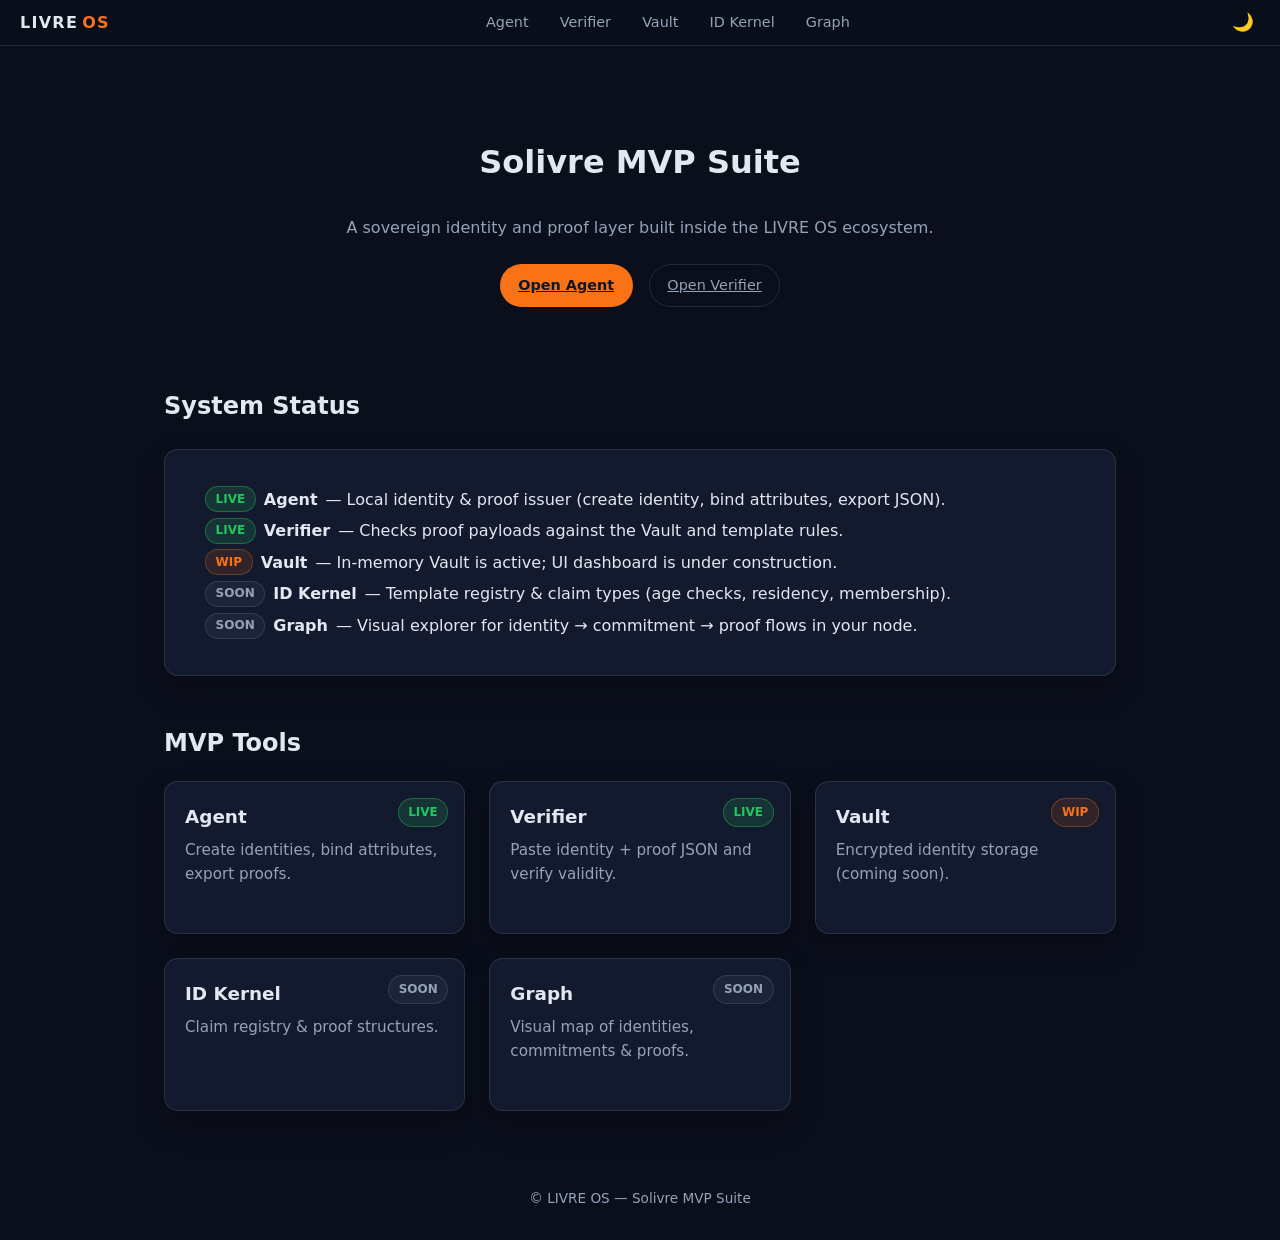
<file: index.html>
<!DOCTYPE html>
<html lang="en">
<head>
  <meta charset="UTF-8" />
  <title>Solivre MVP Suite — LIVRE OS</title>
  <meta name="viewport" content="width=device-width, initial-scale=1" />
  <link rel="stylesheet" href="assets/css/styles.css" />
  <link rel="stylesheet" href="assets/css/ui.css" />
  <link rel="icon" type="image/png" href="./assets/favicon.webp" />

  
  <script defer src="assets/js/theme.js"></script>
</head>

<body class="dark">
  <!-- Navigation -->
  <header class="top-nav">
    <a class="logo" href="index.html">LIVRE<span>OS</span></a>

    <nav class="nav-links">
      <a href="agent.html">Agent</a>
      <a href="verifier.html">Verifier</a>
      <a href="vault.html">Vault</a>
      <a href="kernel.html">ID Kernel</a>
      <a href="graph.html">Graph</a>
    </nav>

    <button id="theme-toggle" class="theme-toggle">🌙</button>
  </header>

  <!-- Hero -->
  <section class="hero">
    <h1>Solivre MVP Suite</h1>
    <p class="subtitle">
      A sovereign identity and proof layer built inside the LIVRE OS ecosystem.
    </p>

    <div class="hero-actions">
      <a class="btn primary" href="agent.html">Open Agent</a>
      <a class="btn ghost" href="verifier.html">Open Verifier</a>
    </div>
  </section>

  <!-- System Status -->
  <section class="section">
    <h2>System Status</h2>

    <section class="card status-card">
      <ul class="card-list status-list">
        <li>
          <span class="status-pill live">LIVE</span>
          <strong>Agent</strong> — Local identity &amp; proof issuer (create identity, bind attributes, export JSON).
        </li>
        <li>
          <span class="status-pill live">LIVE</span>
          <strong>Verifier</strong> — Checks proof payloads against the Vault and template rules.
        </li>
        <li>
          <span class="status-pill wip">WIP</span>
          <strong>Vault</strong> — In-memory Vault is active; UI dashboard is under construction.
        </li>
        <li>
          <span class="status-pill soon">SOON</span>
          <strong>ID Kernel</strong> — Template registry &amp; claim types (age checks, residency, membership).
        </li>
        <li>
          <span class="status-pill soon">SOON</span>
          <strong>Graph</strong> — Visual explorer for identity → commitment → proof flows in your node.
        </li>
      </ul>
    </section>
  </section>

  <!-- MVP Grid -->
  <section class="section">
    <h2>MVP Tools</h2>

    <div class="mvp-grid">
      <a class="mvp-card" href="agent.html">
        <h3>Agent</h3>
        <p>Create identities, bind attributes, export proofs.</p>
        <span class="tag live">LIVE</span>
      </a>

      <a class="mvp-card" href="verifier.html">
        <h3>Verifier</h3>
        <p>Paste identity + proof JSON and verify validity.</p>
        <span class="tag live">LIVE</span>
      </a>

      <a class="mvp-card" href="vault.html">
        <h3>Vault</h3>
        <p>Encrypted identity storage (coming soon).</p>
        <span class="tag wip">WIP</span>
      </a>

      <a class="mvp-card" href="kernel.html">
        <h3>ID Kernel</h3>
        <p>Claim registry &amp; proof structures.</p>
        <span class="tag soon">SOON</span>
      </a>

      <a class="mvp-card" href="graph.html">
        <h3>Graph</h3>
        <p>Visual map of identities, commitments &amp; proofs.</p>
        <span class="tag soon">SOON</span>
      </a>
    </div>
  </section>

  <footer>
    <p>© LIVRE OS — Solivre MVP Suite</p>
  </footer>
</body>
</html>
</file>
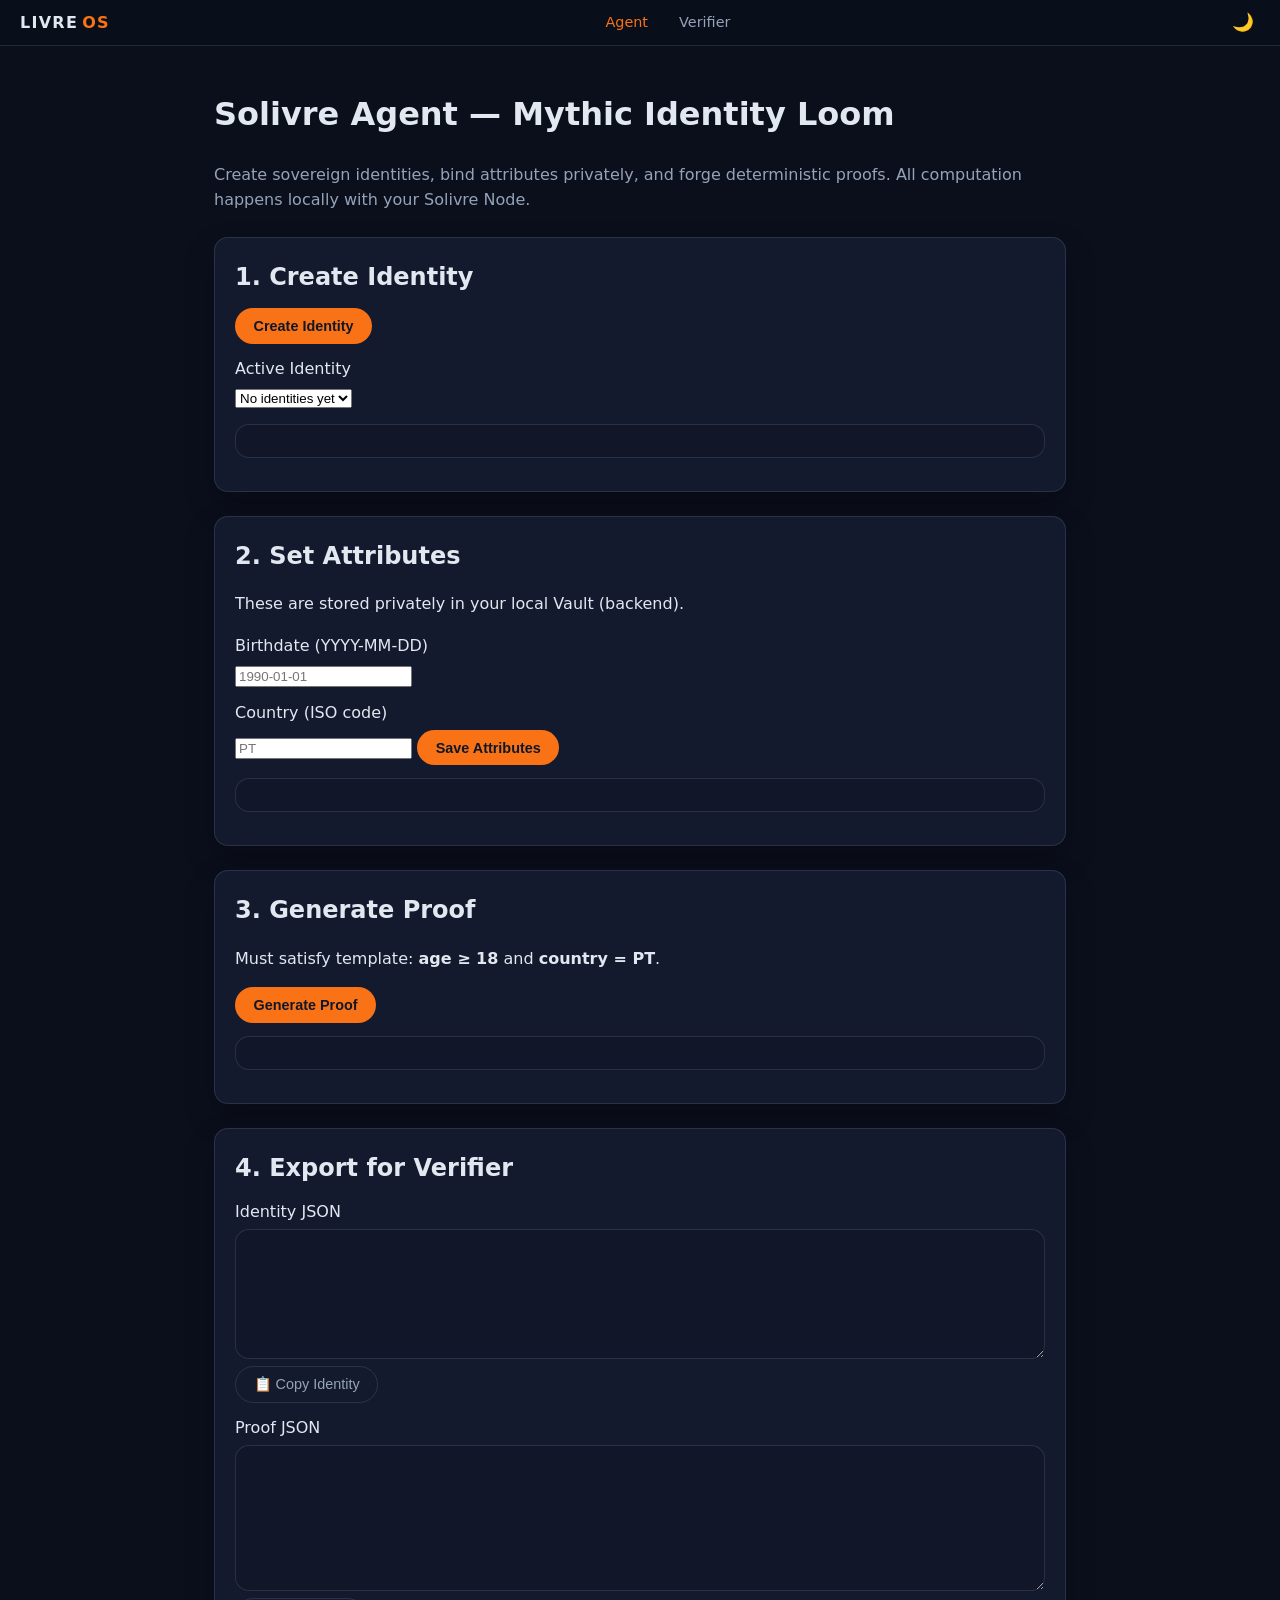
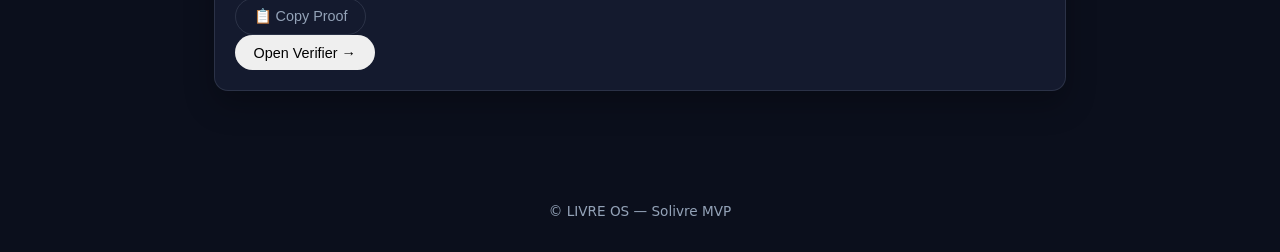
<file: agent.html>
<!DOCTYPE html>
<html lang="en">
<head>
  <meta charset="UTF-8" />
  <title>Solivre Agent — LIVRE OS MVP</title>
  <meta name="viewport" content="width=device-width, initial-scale=1" />
  <link rel="stylesheet" href="assets/css/styles.css" />
  <script defer src="assets/js/theme.js"></script>
  <script defer src="assets/js/agent.js"></script>
  <link rel="icon" type="image/png" href="./assets/favicon.webp" />
</head>

<body class="dark">
  <!-- Navigation -->
  <header class="top-nav">
    <a class="logo" href="index.html">LIVRE<span>OS</span></a>

    <nav class="nav-links">
      <a href="agent.html" class="active">Agent</a>
      <a href="verifier.html">Verifier</a>
    </nav>

    <button id="theme-toggle" class="theme-toggle">🌙</button>
  </header>

  <main class="container">
    <h1>Solivre Agent — Mythic Identity Loom</h1>
    <p class="intro">
      Create sovereign identities, bind attributes privately, and forge deterministic proofs.
      All computation happens locally with your Solivre Node.
    </p>

    <!-- Create Identity -->
    <section class="card">
      <h2>1. Create Identity</h2>

      <button id="btn-create-identity" class="btn primary">Create Identity</button>

      <label for="identity-select">Active Identity</label>
      <select id="identity-select">
        <option value="">No identities yet</option>
      </select>

      <div id="identity-status" class="status"></div>
      <pre id="identity-output" class="json-box"></pre>
    </section>

    <!-- Attributes -->
    <section class="card">
      <h2>2. Set Attributes</h2>
      <p class="hint">These are stored privately in your local Vault (backend).</p>

      <label for="birthdate">Birthdate (YYYY-MM-DD)</label>
      <input id="birthdate" type="text" placeholder="1990-01-01" />

      <label for="country">Country (ISO code)</label>
      <input id="country" type="text" placeholder="PT" />

      <button id="btn-save-attrs" class="btn primary" disabled>Save Attributes</button>
      

      <div id="attrs-status" class="status"></div>
      <pre id="attrs-output" class="json-box"></pre>
    </section>

    <!-- Proof -->
    <section class="card">
      <h2>3. Generate Proof</h2>
      <p class="hint">
        Must satisfy template: <strong>age ≥ 18</strong> and <strong>country = PT</strong>.
      </p>

      <button id="btn-generate-proof" class="btn primary" disabled>Generate Proof</button>

      <div id="proof-status" class="status"></div>
      <pre id="proof-output" class="json-box"></pre>
    </section>

    <!-- Export -->
    <section class="card">
      <h2>4. Export for Verifier</h2>

      <label>Identity JSON</label>
      <textarea id="identity-export" class="json-area" rows="6" readonly></textarea>

      <div class="export-buttons">
        <button id="btn-copy-identity" class="btn ghost" disabled>📋 Copy Identity</button>
      </div>

      <label>Proof JSON</label>
      <textarea id="proof-export" class="json-area" rows="8" readonly></textarea>

      <div class="export-buttons">
        <button id="btn-copy-proof" class="btn ghost" disabled>📋 Copy Proof</button>
      </div>

      <button id="btn-open-verifier" class="btn secondary">Open Verifier →</button>
    </section>
  </main>

  <footer>
    <p>© LIVRE OS — Solivre MVP</p>
  </footer>

   <!-- footer / last sections ... -->
</body>
</html>
</file>
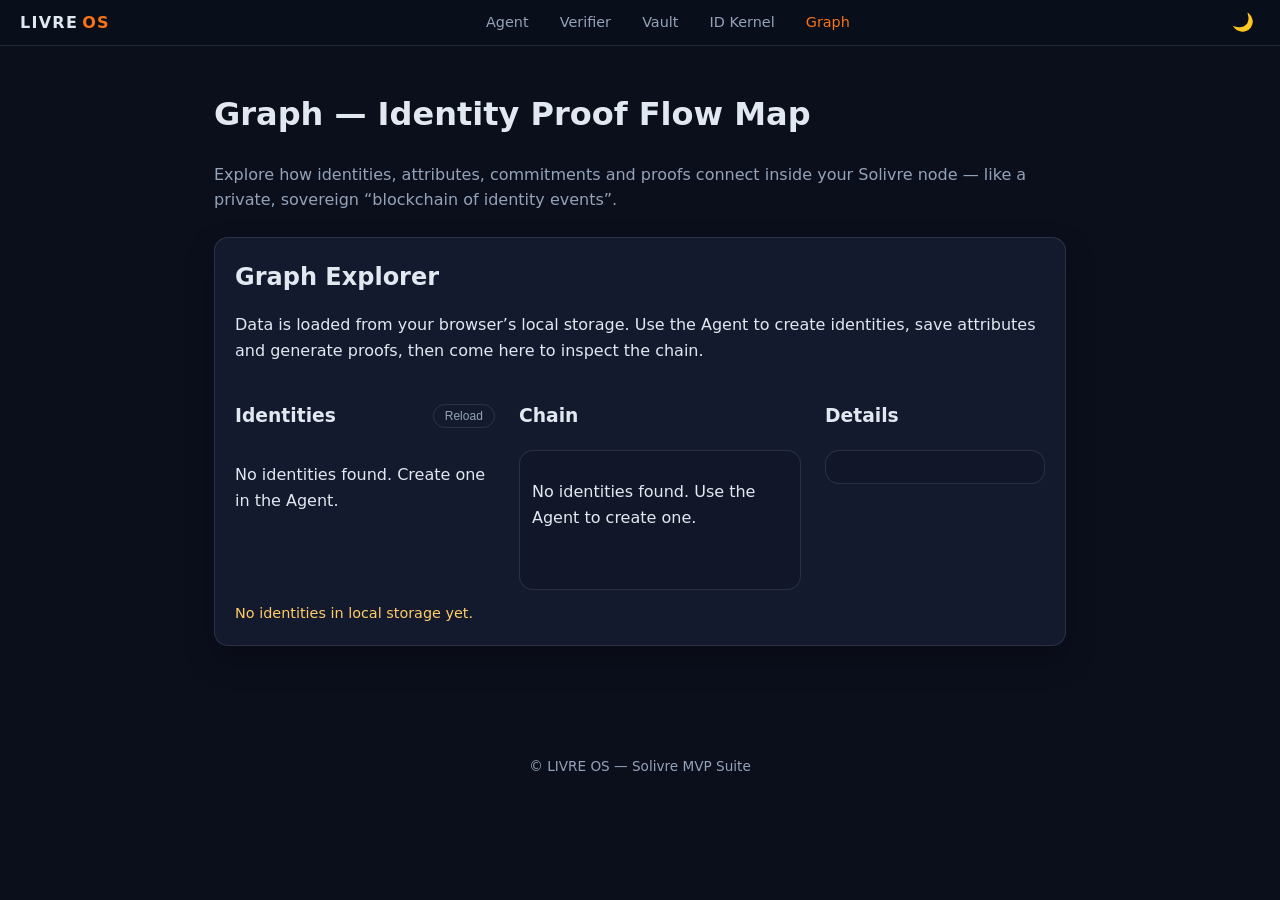
<file: graph.html>
<!DOCTYPE html>
<html lang="en">
<head>
  <meta charset="UTF-8" />
  <title>Graph — Solivre MVP Suite</title>
  <meta name="viewport" content="width=device-width, initial-scale=1" />
  <link rel="stylesheet" href="assets/css/styles.css" />
  <link rel="stylesheet" href="assets/css/ui.css" />
  <script defer src="assets/js/theme.js"></script>
  <script defer src="assets/js/graph.js"></script>
  <link rel="icon" type="image/png" href="./assets/favicon.webp" />
</head>

<body class="dark">
  <!-- Navigation -->
  <header class="top-nav">
    <a class="logo" href="index.html">LIVRE<span>OS</span></a>

    <nav class="nav-links">
      <a href="agent.html">Agent</a>
      <a href="verifier.html">Verifier</a>
      <a href="vault.html">Vault</a>
      <a href="kernel.html">ID Kernel</a>
      <a href="graph.html" class="active">Graph</a>
    </nav>

    <button id="theme-toggle" class="theme-toggle">🌙</button>
  </header>

  <main class="container">
    <h1>Graph — Identity Proof Flow Map</h1>
    <p class="intro">
      Explore how identities, attributes, commitments and proofs connect inside your Solivre node —
      like a private, sovereign “blockchain of identity events”.
    </p>

    <section class="card">
      <h2>Graph Explorer</h2>
      <p class="hint">
        Data is loaded from your browser’s local storage. Use the Agent to create identities, save
        attributes and generate proofs, then come here to inspect the chain.
      </p>

      <div class="graph-layout">
        <!-- LEFT: Identity list -->
        <div>
          <div class="graph-header-row">
            <h3>Identities</h3>
            <button id="btn-reload-graph" class="btn ghost btn-xs">Reload</button>
          </div>
          <ul id="identity-list" class="identity-list"></ul>
        </div>

        <!-- CENTER: Chain view -->
        <div>
          <h3>Chain</h3>
          <div id="chain-view" class="chain-view">
            <p class="hint">Select an identity on the left to see its chain.</p>
          </div>
        </div>

        <!-- RIGHT: Details -->
        <div>
          <h3>Details</h3>
          <pre id="details-box" class="json-box"></pre>
        </div>
      </div>

      <div id="graph-status" class="status"></div>
    </section>
  </main>

  <footer>
    <p>© LIVRE OS — Solivre MVP Suite</p>
  </footer>
</body>
</html>
</file>
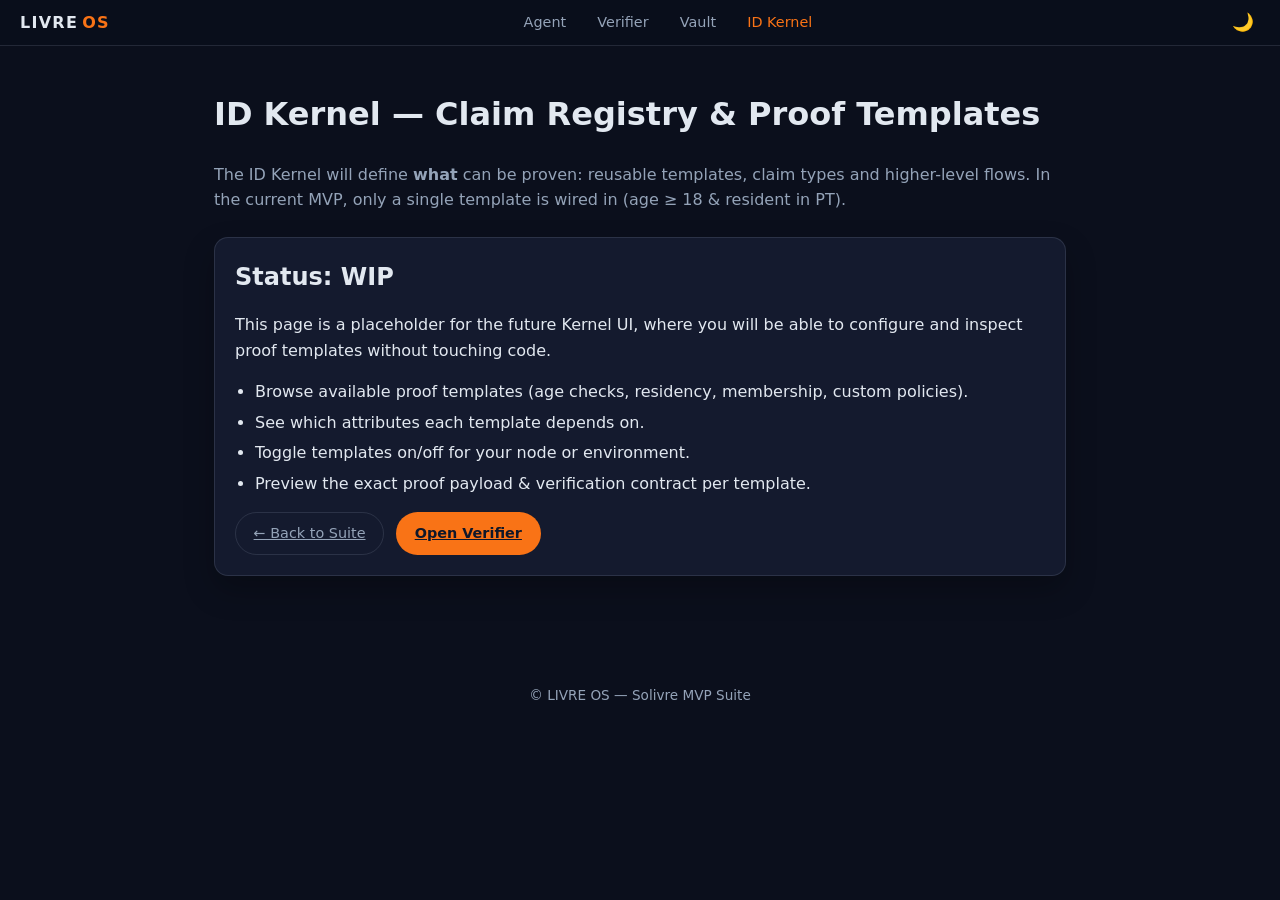
<file: kernel.html>
<!DOCTYPE html>
<html lang="en">
<head>
  <meta charset="UTF-8" />
  <title>ID Kernel — Solivre MVP Suite</title>
  <meta name="viewport" content="width=device-width, initial-scale=1" />
  <link rel="stylesheet" href="assets/css/styles.css" />
  <link rel="stylesheet" href="assets/css/ui.css" />
  <script defer src="assets/js/theme.js"></script>
  <link rel="icon" type="image/png" href="./assets/favicon.webp" />
</head>

<body class="dark">
  <!-- Navigation -->
  <header class="top-nav">
    <a class="logo" href="index.html">LIVRE<span>OS</span></a>

    <nav class="nav-links">
      <a href="agent.html">Agent</a>
      <a href="verifier.html">Verifier</a>
      <a href="vault.html">Vault</a>
      <a href="kernel.html" class="active">ID Kernel</a>
    </nav>

    <button id="theme-toggle" class="theme-toggle">🌙</button>
  </header>

  <main class="container">
    <h1>ID Kernel — Claim Registry & Proof Templates</h1>
    <p class="intro">
      The ID Kernel will define <strong>what</strong> can be proven: reusable templates, claim types and
      higher-level flows. In the current MVP, only a single template is wired in (age ≥ 18 &amp; resident in PT).
    </p>

    <section class="card">
      <h2>Status: WIP</h2>
      <p class="hint">
        This page is a placeholder for the future Kernel UI, where you will be able to configure and inspect
        proof templates without touching code.
      </p>

      <ul class="card-list">
        <li>Browse available proof templates (age checks, residency, membership, custom policies).</li>
        <li>See which attributes each template depends on.</li>
        <li>Toggle templates on/off for your node or environment.</li>
        <li>Preview the exact proof payload &amp; verification contract per template.</li>
      </ul>

      <div class="action-row">
        <a href="index.html" class="btn ghost">← Back to Suite</a>
        <a href="verifier.html" class="btn primary">Open Verifier</a>
      </div>
    </section>
  </main>

  <footer>
    <p>© LIVRE OS — Solivre MVP Suite</p>
  </footer>
</body>
</html>
</file>
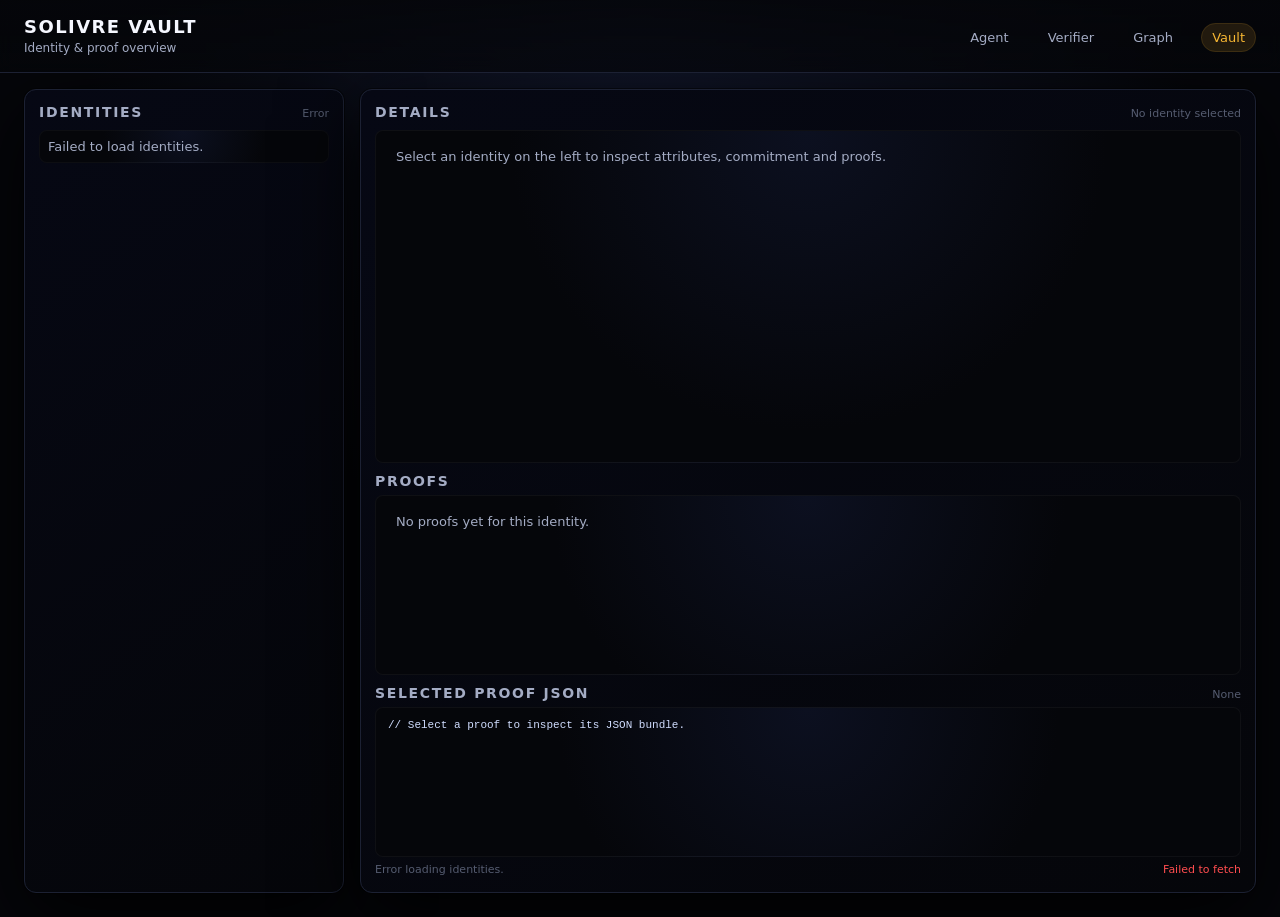
<file: vault.html>
<!DOCTYPE html>
<html lang="en">
  <head>
    <meta charset="UTF-8" />
    <title>SOLIVRE – Vault</title>
    <meta name="viewport" content="width=device-width, initial-scale=1.0" />
    <link rel="icon" type="image/png" href="./assets/favicon.webp" />

    <style>
      :root {
        --bg: #05060a;
        --bg-alt: #0c0f18;
        --border: #1c2133;
        --accent: #f7b733;
        --accent-soft: rgba(247, 183, 51, 0.12);
        --text: #f5f7ff;
        --text-soft: #a4acc4;
        --danger: #ff4d4f;
        --muted: #555c70;
        --radius-lg: 12px;
        --radius-md: 8px;
      }

      * {
        box-sizing: border-box;
      }

      body {
        margin: 0;
        padding: 0;
        font-family: system-ui, -apple-system, BlinkMacSystemFont, "Segoe UI",
          sans-serif;
        background: radial-gradient(circle at top, #11162a, #05060a 50%);
        color: var(--text);
        min-height: 100vh;
        display: flex;
        flex-direction: column;
      }

      header {
        padding: 16px 24px;
        border-bottom: 1px solid var(--border);
        display: flex;
        align-items: center;
        justify-content: space-between;
        backdrop-filter: blur(8px);
        background: linear-gradient(
          to bottom,
          rgba(5, 6, 10, 0.9),
          rgba(5, 6, 10, 0.7)
        );
        position: sticky;
        top: 0;
        z-index: 10;
      }

      header h1 {
        margin: 0;
        font-size: 18px;
        letter-spacing: 0.08em;
        text-transform: uppercase;
      }

      header span {
        font-size: 12px;
        color: var(--text-soft);
      }

      .nav-links a {
        color: var(--text-soft);
        text-decoration: none;
        font-size: 13px;
        margin-left: 12px;
        padding: 6px 10px;
        border-radius: 999px;
        border: 1px solid transparent;
      }

      .nav-links a:hover {
        border-color: var(--border);
        color: var(--text);
      }

      .nav-links a.primary {
        border-color: var(--accent-soft);
        background: var(--accent-soft);
        color: var(--accent);
      }

      main {
        flex: 1;
        padding: 16px 24px 24px;
        display: flex;
        flex-direction: column;
      }

      .vault-layout {
        display: grid;
        grid-template-columns: minmax(240px, 320px) minmax(0, 1fr);
        gap: 16px;
        height: calc(100vh - 96px);
        max-height: 900px;
      }

      .card {
        background: linear-gradient(145deg, #060814, #05060a);
        border-radius: var(--radius-lg);
        border: 1px solid var(--border);
        padding: 14px 14px 16px;
        box-shadow: 0 0 0 1px rgba(0, 0, 0, 0.5),
          0 24px 80px rgba(0, 0, 0, 0.9);
        display: flex;
        flex-direction: column;
        min-height: 0;
      }

      .card-header {
        display: flex;
        justify-content: space-between;
        align-items: baseline;
        margin-bottom: 10px;
      }

      .card-header h2 {
        margin: 0;
        font-size: 14px;
        text-transform: uppercase;
        letter-spacing: 0.12em;
        color: var(--text-soft);
      }

      .card-header span {
        font-size: 11px;
        color: var(--muted);
      }

      .identity-list {
        list-style: none;
        margin: 0;
        padding: 0;
        overflow-y: auto;
        border-radius: var(--radius-md);
        border: 1px solid rgba(255, 255, 255, 0.03);
        background: radial-gradient(circle at top, #0c1020, #05060a 55%);
      }

      .identity-item {
        padding: 10px 12px;
        border-bottom: 1px solid rgba(255, 255, 255, 0.03);
        cursor: pointer;
        display: flex;
        flex-direction: column;
      }

      .identity-item:last-child {
        border-bottom: none;
      }

      .identity-item:hover {
        background: rgba(255, 255, 255, 0.03);
      }

      .identity-item.active {
        background: var(--accent-soft);
        border-left: 2px solid var(--accent);
      }

      .identity-id {
        font-family: "JetBrains Mono", ui-monospace, SFMono-Regular, Menlo,
          Monaco, Consolas, "Liberation Mono", "Courier New", monospace;
        font-size: 11px;
        word-break: break-all;
      }

      .identity-meta {
        margin-top: 4px;
        font-size: 11px;
        color: var(--text-soft);
      }

      .empty-state {
        font-size: 13px;
        color: var(--text-soft);
        padding: 8px;
      }

      .details-scroller {
        flex: 1;
        min-height: 0;
        overflow-y: auto;
        border-radius: var(--radius-md);
        border: 1px solid rgba(255, 255, 255, 0.04);
        background: radial-gradient(circle at top, #0c1020, #05060a 55%);
        padding: 10px 12px;
        font-size: 12px;
      }

      pre {
        margin: 0;
        white-space: pre-wrap;
        word-break: break-word;
        font-family: "JetBrains Mono", ui-monospace, SFMono-Regular, Menlo,
          Monaco, Consolas, "Liberation Mono", "Courier New", monospace;
        font-size: 11px;
        line-height: 1.4;
        color: #d0ddff;
      }

      table {
        width: 100%;
        border-collapse: collapse;
        font-size: 12px;
      }

      th,
      td {
        padding: 6px 6px;
        border-bottom: 1px solid rgba(255, 255, 255, 0.04);
        text-align: left;
      }

      th {
        font-size: 11px;
        text-transform: uppercase;
        letter-spacing: 0.11em;
        color: var(--muted);
      }

      tr:last-child td {
        border-bottom: none;
      }

      .tag {
        display: inline-flex;
        align-items: center;
        padding: 2px 6px;
        border-radius: 999px;
        border: 1px solid rgba(255, 255, 255, 0.14);
        font-size: 10px;
        text-transform: uppercase;
        letter-spacing: 0.11em;
        color: var(--text-soft);
      }

      .tag.green {
        border-color: rgba(72, 199, 116, 0.6);
        color: #7ee6a5;
      }

      .tag.red {
        border-color: rgba(255, 77, 79, 0.7);
        color: #ff9a9c;
      }

      .actions {
        display: flex;
        gap: 6px;
        flex-wrap: wrap;
      }

      button {
        border: 1px solid var(--border);
        border-radius: 999px;
        background: #070915;
        color: var(--text-soft);
        font-size: 11px;
        padding: 4px 9px;
        cursor: pointer;
      }

      button.primary {
        border-color: var(--accent-soft);
        background: var(--accent-soft);
        color: var(--accent);
      }

      button:hover {
        border-color: rgba(255, 255, 255, 0.18);
      }

      .status-bar {
        margin-top: 6px;
        font-size: 11px;
        color: var(--muted);
        display: flex;
        justify-content: space-between;
        gap: 8px;
      }

      .status-bar span {
        white-space: nowrap;
        overflow: hidden;
        text-overflow: ellipsis;
      }

      .status-bar .error {
        color: var(--danger);
      }

      @media (max-width: 900px) {
        .vault-layout {
          grid-template-columns: 1fr;
          height: auto;
        }
      }
    </style>
  </head>
  <body>
    <header>
      <div>
        <h1>SOLIVRE VAULT</h1>
        <span>Identity &amp; proof overview</span>
      </div>
      <nav class="nav-links">
        <a href="agent.html">Agent</a>
        <a href="verifier.html">Verifier</a>
        <a href="graph.html">Graph</a>
        <a href="vault.html" class="primary">Vault</a>
      </nav>
    </header>

    <main>
      <div class="vault-layout">
        <!-- LEFT: IDENTITIES -->
        <section class="card">
          <div class="card-header">
            <h2>Identities</h2>
            <span id="identities-count">Loading…</span>
          </div>
          <ul id="identity-list" class="identity-list">
            <li class="empty-state">Loading identities from node…</li>
          </ul>
        </section>

        <!-- RIGHT: DETAILS & PROOFS -->
        <section class="card">
          <div class="card-header">
            <h2>Details</h2>
            <span id="selected-identity-label">No identity selected</span>
          </div>

          <div class="details-scroller" id="identity-details">
            <div class="empty-state">
              Select an identity on the left to inspect attributes, commitment
              and proofs.
            </div>
          </div>

          <div style="margin-top: 10px;">
            <div class="card-header" style="padding: 0; margin-bottom: 6px;">
              <h2>Proofs</h2>
              <span id="proofs-count"></span>
            </div>
            <div class="details-scroller" style="height: 180px;">
              <div id="proofs-empty" class="empty-state">
                No proofs yet for this identity.
              </div>
              <table id="proofs-table" style="display: none;">
                <thead>
                  <tr>
                    <th>Template</th>
                    <th>Issued at</th>
                    <th>Proof</th>
                    <th>Actions</th>
                  </tr>
                </thead>
                <tbody id="proofs-body"></tbody>
              </table>
            </div>
          </div>

          <div style="margin-top: 10px;">
            <div class="card-header" style="padding: 0; margin-bottom: 6px;">
              <h2>Selected Proof JSON</h2>
              <span id="selected-proof-label">None</span>
            </div>
            <div class="details-scroller" style="height: 150px;">
              <pre id="selected-proof-json">// Select a proof to inspect its JSON bundle.</pre>
            </div>
          </div>

          <div class="status-bar">
            <span id="vault-status">Ready.</span>
            <span id="vault-error" class="error"></span>
          </div>
        </section>
      </div>
    </main>

<script>
  // Change this if your backend runs elsewhere in prod
  const API_BASE_URL = "http://localhost:4000";

  const identityListEl = document.getElementById("identity-list");
  const identitiesCountEl = document.getElementById("identities-count");
  const selectedIdentityLabelEl = document.getElementById(
    "selected-identity-label"
  );
  const identityDetailsEl = document.getElementById("identity-details");
  const proofsCountEl = document.getElementById("proofs-count");
  const proofsEmptyEl = document.getElementById("proofs-empty");
  const proofsTableEl = document.getElementById("proofs-table");
  const proofsBodyEl = document.getElementById("proofs-body");
  const selectedProofLabelEl = document.getElementById("selected-proof-label");
  const selectedProofJsonEl = document.getElementById("selected-proof-json");
  const vaultStatusEl = document.getElementById("vault-status");
  const vaultErrorEl = document.getElementById("vault-error");

  let currentIdentityId = null;

  function setStatus(msg) {
    if (vaultStatusEl) vaultStatusEl.textContent = msg;
  }

  function setError(msg) {
    if (vaultErrorEl) vaultErrorEl.textContent = msg || "";
  }

  async function fetchJSON(path) {
    const url = API_BASE_URL + path;
    const res = await fetch(url);
    if (!res.ok) {
      const text = await res.text().catch(() => "");
      throw new Error(
        `HTTP ${res.status} for ${path}${
          text ? " – " + text.slice(0, 120) : ""
        }`
      );
    }
    return res.json();
  }

  async function loadIdentities() {
    setStatus("Loading identities…");
    setError("");

    identityListEl.innerHTML =
      '<li class="empty-state">Loading identities…</li>';

    try {
      const identities = await fetchJSON("/identities");

      if (!Array.isArray(identities) || identities.length === 0) {
        identityListEl.innerHTML =
          '<li class="empty-state">No identities found in this node.</li>';
        identitiesCountEl.textContent = "0 identities";
        return;
      }

      identitiesCountEl.textContent = `${identities.length} identit${
        identities.length === 1 ? "y" : "ies"
      }`;

      identityListEl.innerHTML = "";

      identities.forEach((identity) => {
        const li = document.createElement("li");
        li.className = "identity-item";
        li.dataset.identityId = identity.id;

        const idSpan = document.createElement("span");
        idSpan.className = "identity-id";
        idSpan.textContent = identity.id;

        const metaSpan = document.createElement("span");
        metaSpan.className = "identity-meta";
        metaSpan.textContent = identity.createdAt
          ? `created: ${identity.createdAt}`
          : "created: (unknown)";

        li.appendChild(idSpan);
        li.appendChild(metaSpan);

        li.addEventListener("click", () =>
          onIdentitySelected(identity.id, li)
        );

        identityListEl.appendChild(li);
      });

      setStatus("Identities loaded.");
    } catch (err) {
      console.error(err);
      identityListEl.innerHTML =
        '<li class="empty-state">Failed to load identities.</li>';
      identitiesCountEl.textContent = "Error";
      setStatus("Error loading identities.");
      setError(err.message || String(err));
    }
  }

  async function onIdentitySelected(identityId, listItemEl) {
    currentIdentityId = identityId;

    // highlight selection
    document
      .querySelectorAll(".identity-item")
      .forEach((el) => el.classList.remove("active"));
    if (listItemEl) listItemEl.classList.add("active");

    selectedIdentityLabelEl.textContent = identityId;
    setStatus("Loading identity details…");
    setError("");

    identityDetailsEl.innerHTML =
      '<div class="empty-state">Loading…</div>';
    proofsEmptyEl.style.display = "block";
    proofsTableEl.style.display = "none";
    proofsBodyEl.innerHTML = "";
    proofsCountEl.textContent = "";
    selectedProofLabelEl.textContent = "None";
    selectedProofJsonEl.textContent =
      "// Select a proof to inspect its JSON bundle.";

    try {
      const [identity, proofs] = await Promise.all([
        fetchJSON(`/identities/${encodeURIComponent(identityId)}`),
        fetchJSON(
          `/identities/${encodeURIComponent(identityId)}/proofs`
        ),
      ]);

      // render identity JSON
      identityDetailsEl.innerHTML = "";
      const pre = document.createElement("pre");
      pre.textContent = JSON.stringify(identity, null, 2);
      identityDetailsEl.appendChild(pre);

      // render proofs
      if (Array.isArray(proofs) && proofs.length > 0) {
        proofsEmptyEl.style.display = "none";
        proofsTableEl.style.display = "table";
        proofsBodyEl.innerHTML = "";

        proofs.forEach((proof) => {
          const tr = document.createElement("tr");

          const tdTemplate = document.createElement("td");
          tdTemplate.textContent = proof.templateId || "(template)";
          tr.appendChild(tdTemplate);

          const tdIssued = document.createElement("td");
          tdIssued.textContent = proof.issuedAt || "";
          tr.appendChild(tdIssued);

          const tdHash = document.createElement("td");
          const hashSpan = document.createElement("span");
          hashSpan.className = "identity-id";
          hashSpan.textContent =
            (proof.proofHash ? proof.proofHash.slice(0, 12) : "") +
              "…" || "(none)";
          tdHash.appendChild(hashSpan);
          tr.appendChild(tdHash);

          const tdActions = document.createElement("td");
          const actionsDiv = document.createElement("div");
          actionsDiv.className = "actions";

          const viewBtn = document.createElement("button");
          viewBtn.textContent = "View JSON";
          viewBtn.addEventListener("click", () =>
            onProofSelected(proof)
          );
          actionsDiv.appendChild(viewBtn);

          const copyBtn = document.createElement("button");
          copyBtn.textContent = "Copy";
          copyBtn.addEventListener("click", () =>
            copyProofToClipboard(proof)
          );
          actionsDiv.appendChild(copyBtn);

          const downloadBtn = document.createElement("button");
          downloadBtn.textContent = "Download";
          downloadBtn.addEventListener("click", () =>
            downloadProof(proof)
          );
          actionsDiv.appendChild(downloadBtn);

          const openBtn = document.createElement("button");
          openBtn.textContent = "Open in Verifier";
          openBtn.addEventListener("click", () =>
            openInVerifier(proof)
          );
          actionsDiv.appendChild(openBtn);

          tdActions.appendChild(actionsDiv);
          tr.appendChild(tdActions);

          proofsBodyEl.appendChild(tr);
        });

        proofsCountEl.textContent = `${proofs.length} proof${
          proofs.length === 1 ? "" : "s"
        }`;
      } else {
        proofsEmptyEl.style.display = "block";
        proofsTableEl.style.display = "none";
        proofsCountEl.textContent = "0 proofs";
      }

      setStatus("Identity and proofs loaded.");
    } catch (err) {
      console.error(err);
      identityDetailsEl.innerHTML =
        '<div class="empty-state">Failed to load identity or proofs.</div>';
      setStatus("Error loading identity.");
      setError(err.message || String(err));
    }
  }

  function onProofSelected(proof) {
    selectedProofLabelEl.textContent =
      proof.proofHash || "(unidentified proof)";
    selectedProofJsonEl.textContent = JSON.stringify(proof, null, 2);
  }

  function copyProofToClipboard(proof) {
    if (!navigator.clipboard) {
      alert("Clipboard API not available in this browser.");
      return;
    }
    navigator.clipboard
      .writeText(JSON.stringify(proof, null, 2))
      .then(() => setStatus("Proof JSON copied to clipboard."))
      .catch((err) => {
        console.error(err);
        setError("Failed to copy proof JSON.");
      });
  }

  function downloadProof(proof) {
    const blob = new Blob([JSON.stringify(proof, null, 2)], {
      type: "application/json",
    });
    const url = URL.createObjectURL(blob);
    const a = document.createElement("a");
    a.href = url;
    a.download = `proof-${proof.proofHash || "bundle"}.json`;
    a.click();
    URL.revokeObjectURL(url);
    setStatus("Proof JSON downloaded.");
  }

  function openInVerifier(proof) {
    const encoded = encodeURIComponent(JSON.stringify(proof));
    window.open(`verifier.html?proof=${encoded}`, "_blank");
  }

  document.addEventListener("DOMContentLoaded", loadIdentities);
</script>
  </body>
</html>
</file>
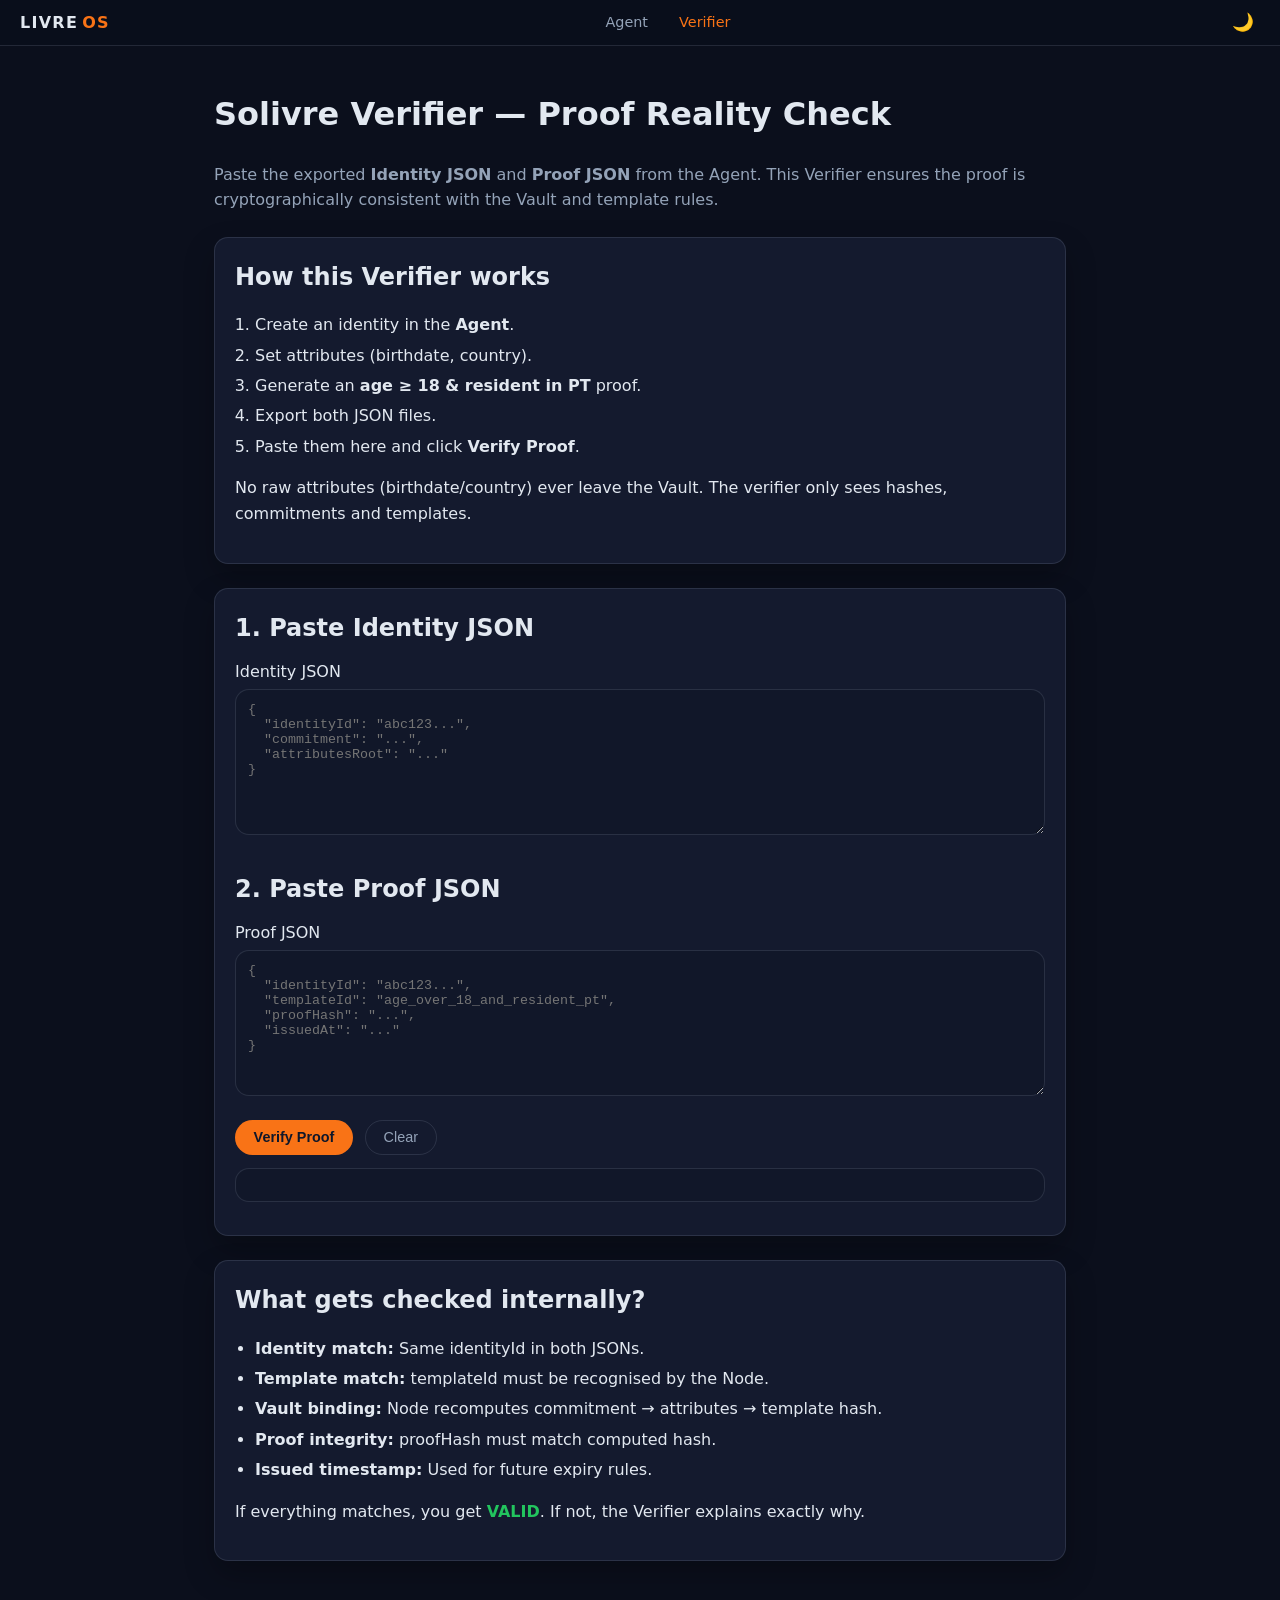
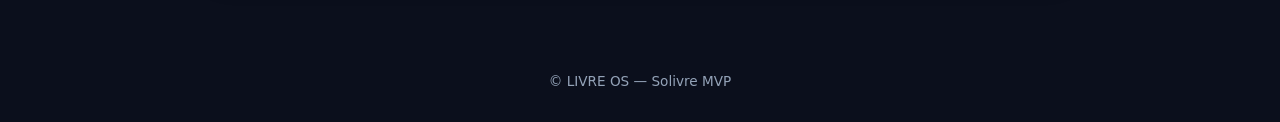
<file: verifier.html>
<!DOCTYPE html>
<html lang="en">
<head>
  <meta charset="UTF-8" />
  <title>Solivre Verifier — LIVRE OS MVP</title>
  <meta name="viewport" content="width=device-width, initial-scale=1" />
  <link rel="stylesheet" href="assets/css/styles.css" />
  <link rel="icon" type="image/png" href="./assets/favicon.webp" />

  <script defer src="assets/js/theme.js"></script>
  <!-- <script defer src="assets/js/verifier.js"></script> -->
</head>

<body class="dark">
  <!-- NAV -->
  <header class="top-nav">
    <a class="logo" href="index.html">LIVRE<span>OS</span></a>

    <nav class="nav-links">
      <a href="agent.html">Agent</a>
      <a href="verifier.html" class="active">Verifier</a>
    </nav>

    <button id="theme-toggle" class="theme-toggle">🌙</button>
  </header>

  <main class="container">
    <h1>Solivre Verifier — Proof Reality Check</h1>

    <p class="intro">
      Paste the exported <strong>Identity JSON</strong> and <strong>Proof JSON</strong> from the Agent.
      This Verifier ensures the proof is cryptographically consistent with the Vault and template rules.
    </p>

    <!-- How it works -->
    <section class="card">
      <h2>How this Verifier works</h2>

      <ol class="explain-list">
        <li>Create an identity in the <strong>Agent</strong>.</li>
        <li>Set attributes (birthdate, country).</li>
        <li>Generate an <strong>age ≥ 18 & resident in PT</strong> proof.</li>
        <li>Export both JSON files.</li>
        <li>Paste them here and click <strong>Verify Proof</strong>.</li>
      </ol>

      <p class="hint">
        No raw attributes (birthdate/country) ever leave the Vault.  
        The verifier only sees hashes, commitments and templates.
      </p>
    </section>

    <!-- Verification UI -->
    <section class="card">
      <h2>1. Paste Identity JSON</h2>

      <label for="identity-input">Identity JSON</label>
      <textarea id="identity-input" class="json-area" rows="8" placeholder='{
  "identityId": "abc123...",
  "commitment": "...",
  "attributesRoot": "..."
}'></textarea>

      <h2 style="margin-top: 1.75rem;">2. Paste Proof JSON</h2>

      <label for="proof-input">Proof JSON</label>
      <textarea id="proof-input" class="json-area" rows="8" placeholder='{
  "identityId": "abc123...",
  "templateId": "age_over_18_and_resident_pt",
  "proofHash": "...",
  "issuedAt": "..."
}'></textarea>

      <div class="action-row">
        <button id="btn-verify" class="btn primary">Verify Proof</button>
        <button id="btn-clear" class="btn ghost">Clear</button>
      </div>

      <div id="verify-status" class="status"></div>
      <pre id="verify-output" class="json-box"></pre>
    </section>

    <!-- What is checked -->
    <section class="card">
      <h2>What gets checked internally?</h2>

      <ul class="card-list">
        <li><strong>Identity match:</strong> Same identityId in both JSONs.</li>
        <li><strong>Template match:</strong> templateId must be recognised by the Node.</li>
        <li><strong>Vault binding:</strong> Node recomputes commitment → attributes → template hash.</li>
        <li><strong>Proof integrity:</strong> proofHash must match computed hash.</li>
        <li><strong>Issued timestamp:</strong> Used for future expiry rules.</li>
      </ul>

      <p class="hint">
        If everything matches, you get <strong class="valid-text">VALID</strong>.  
        If not, the Verifier explains exactly why.
      </p>
    </section>
  </main>

  <footer>
    <p>© LIVRE OS — Solivre MVP</p>
  </footer>
 <script>
  function loadProofFromURL() {
    const params = new URLSearchParams(window.location.search);
    const encoded = params.get("proof");
    if (!encoded) return null;

    try {
      const proof = JSON.parse(decodeURIComponent(encoded));
      return proof;
    } catch (err) {
      console.error("Failed to parse proof from URL", err);
      return null;
    }
  }

  document.addEventListener("DOMContentLoaded", () => {
    const API = "http://localhost:4000";

    const identityInput  = document.getElementById("identity-input");
    const proofInput     = document.getElementById("proof-input");
    const btnVerify      = document.getElementById("btn-verify");
    const btnClear       = document.getElementById("btn-clear");
    const verifyStatus   = document.getElementById("verify-status");
    const verifyOutput   = document.getElementById("verify-output");

    function setText(el, msg, color) {
      if (!el) return;
      el.textContent = msg || "";
      if (color) el.style.color = color;
    }

    // If opened from Vault with ?proof=..., auto-fill proof textarea
    const proofFromURL = loadProofFromURL();
    if (proofFromURL && proofInput) {
      proofInput.value = JSON.stringify(proofFromURL, null, 2);
      setText(
        verifyStatus,
        "Proof loaded from Vault link. You can verify directly.",
        "#a3b0ff"
      );
    }

    if (btnClear) {
      btnClear.addEventListener("click", () => {
        if (identityInput) identityInput.value = "";
        if (proofInput) proofInput.value = "";
        setText(verifyStatus, "Cleared.", "#a3b0ff");
        if (verifyOutput) verifyOutput.textContent = "";
      });
    }

    if (btnVerify) {
      btnVerify.addEventListener("click", async () => {
        // 1) Parse Identity JSON (optional if coming from Vault)
        let identityObj = {};
        if (identityInput && identityInput.value.trim()) {
          try {
            identityObj = JSON.parse(identityInput.value || "{}");
          } catch (err) {
            setText(verifyStatus, "Identity JSON is not valid JSON.", "#ff7b8a");
            return;
          }
        }

        // 2) Parse Proof JSON (required)
        let proofObj;
        try {
          proofObj = JSON.parse(proofInput.value || "{}");
        } catch (err) {
          setText(verifyStatus, "Proof JSON is not valid JSON.", "#ff7b8a");
          return;
        }

        if (!proofObj || typeof proofObj !== "object") {
          setText(verifyStatus, "Proof JSON must be an object.", "#ff7b8a");
          return;
        }

        // 3) Resolve identityId
        let identityId =
          identityObj.identityId ||
          identityObj.id ||
          identityObj.identity_id ||
          null;

        // Fallback: if no identity JSON provided, use identityId from proof
        if (!identityId && proofObj.identityId) {
          identityId = proofObj.identityId;
        }

        if (!identityId) {
          setText(
            verifyStatus,
            "An identityId is required (either in the Identity JSON or inside the proof).",
            "#ff7b8a"
          );
          return;
        }

        if (
          proofObj.identityId &&
          identityId &&
          proofObj.identityId !== identityId
        ) {
          setText(
            verifyStatus,
            "Warning: identityId in proof does not match identity JSON. Backend will enforce the correct binding.",
            "#ffcc66"
          );
        }

        setText(verifyStatus, "Verifying proof…", "#a3b0ff");

        try {
          const resp = await fetch(`${API}/proof/verify`, {
            method: "POST",
            headers: { "Content-Type": "application/json" },
            body: JSON.stringify({
              identityId,
              proof: proofObj,
            }),
          });

          const text = await resp.text();
          let data;
          try {
            data = JSON.parse(text);
          } catch {
            data = text;
          }

          if (!resp.ok) {
            setText(
              verifyStatus,
              "Verification failed: " +
                (data && data.error ? data.error : resp.status),
              "#ff7b8a"
            );
            if (verifyOutput) {
              verifyOutput.textContent =
                typeof data === "string"
                  ? data
                  : JSON.stringify(data, null, 2);
            }
            return;
          }
          if (verifyOutput) {
            verifyOutput.textContent =
              typeof data === "string"
                ? data
                : JSON.stringify(data, null, 2);
          }

          if (data && data.valid === true) {
            setText(verifyStatus, "Proof is VALID ✅", "#7ae39c");
          } else if (data && data.valid === false) {
            setText(verifyStatus, "Proof is INVALID ❌", "#ff7b8a");
          } else {
            setText(verifyStatus, "Verification completed.", "#a3b0ff");
          }
        } catch (err) {
          console.error(err);
          setText(
            verifyStatus,
            "Verification error: " + err.message,
            "#ff7b8a"
          );
        }
      });
    }
  });
</script>
</body>
</html>
</file>
<file: assets/css/styles.css>
/* -------------------------------------------------------
   SOLIVRE MVP — Unified UI Stylesheet
   Dark-first • Mobile-ready • Clean & Mythic
-------------------------------------------------------- */

/* Dark theme root */
:root {
  --bg: #0b0f1c;
  --bg-alt: #111729;
  --card-bg: #141a2e;
  --text: #e2e8f0;
  --muted: #94a3b8;
  --border: rgba(148, 163, 184, 0.18);

  --accent: #f97316;
  --accent-hover: #fb923c;

  --danger: #ef4444;
  --success: #22c55e;

  --radius: 14px;
  --radius-full: 999px;

  --shadow: 0 18px 40px rgba(0,0,0,0.35);
  --shadow-soft: 0 14px 30px rgba(0,0,0,0.25);

  --transition: 0.18s ease;
}

/* Light mode */
body.light {
  --bg: #f6f8fc;
  --bg-alt: #eceffd;
  --card-bg: white;
  --text: #1e293b;
  --muted: #475569;
  --border: rgba(30, 41, 59, .12);
}

/* Reset */
*,
*::before,
*::after {
  box-sizing: border-box;
}

html, body {
  margin: 0;
  padding: 0;
}

body {
  background: var(--bg);
  color: var(--text);
  font-family: system-ui, sans-serif;
  line-height: 1.6;
}

/* Container */
.container {
  max-width: 900px;
  margin: 0 auto;
  padding: 1.5rem;
}

/* -------------------------------------------------------
   TOP NAV
-------------------------------------------------------- */
.top-nav,
.mvp-nav {
  position: sticky;
  top: 0;
  z-index: 20;
  backdrop-filter: blur(14px);
  background: rgba(10, 15, 28, 0.85);
  padding: 0.6rem 1.25rem;
  border-bottom: 1px solid var(--border);
  display: flex;
  justify-content: space-between;
  align-items: center;
}

body.light .top-nav,
body.light .mvp-nav {
  background: rgba(250, 250, 255, .75);
}

.logo,
.mvp-logo {
  text-decoration: none;
  color: var(--text);
  font-weight: 700;
  letter-spacing: 0.08em;
  display: flex;
  align-items: baseline;
  gap: 0.25rem;
}

.logo span,
.mvp-logo span {
  color: var(--accent);
}

.nav-links a,
.mvp-links a {
  text-decoration: none;
  font-size: 0.9rem;
  padding: 0.4rem 0.75rem;
  color: var(--muted);
  border-radius: var(--radius-full);
  transition: var(--transition);
  border: 1px solid transparent;
}

.nav-links a:hover,
.mvp-links a:hover {
  color: var(--text);
  border-color: var(--border);
  background: rgba(255,255,255,0.05);
}

.active {
  color: var(--accent) !important;
  border-color: var(--accent);
}

/* Theme toggle */
.theme-toggle {
  font-size: 1.1rem;
  background: transparent;
  border: none;
  cursor: pointer;
  color: var(--muted);
  transition: var(--transition);
}

.theme-toggle:hover {
  color: var(--accent);
}

/* -------------------------------------------------------
   HERO
-------------------------------------------------------- */
hero {
  margin-top: 1rem;
}

h1 {
  margin-top: 1.2rem;
  font-size: 2rem;
  font-weight: 700;
}

/* Intro/Explanation */
.intro {
  color: var(--muted);
  margin-bottom: 1rem;
}

/* -------------------------------------------------------
   CARDS
-------------------------------------------------------- */
.card {
  background: var(--card-bg);
  border: 1px solid var(--border);
  border-radius: var(--radius);
  padding: 1.25rem;
  margin: 1.5rem 0;
  box-shadow: var(--shadow-soft);
}

.card h2 {
  margin-top: 0;
  margin-bottom: 0.75rem;
}

/* Lists */
.explain-list,
.card-list {
  padding-left: 1.25rem;
}

.explain-list li,
.card-list li {
  margin: 0.3rem 0;
}

/* Status */
.status {
  margin-top: 0.75rem;
  font-size: 0.9rem;
  color: var(--muted);
}

.valid-text {
  color: var(--success);
}

/* -------------------------------------------------------
   INPUTS
-------------------------------------------------------- */
label {
  display: block;
  margin: 0.75rem 0 0.25rem;
}

textarea {
  width: 100%;
  border-radius: var(--radius);
  border: 1px solid var(--border);
  background: var(--bg-alt);
  color: var(--text);
  padding: 0.75rem;
  font-family: monospace;
  resize: vertical;
  min-height: 130px;
  transition: var(--transition);
}

textarea:focus {
  outline: none;
  border-color: var(--accent);
  box-shadow: 0 0 0 2px rgba(249, 115, 22, 0.3);
}

/* -------------------------------------------------------
   BUTTONS
-------------------------------------------------------- */
.btn {
  padding: 0.55rem 1.1rem;
  border-radius: var(--radius-full);
  border: 1px solid transparent;
  cursor: pointer;
  transition: var(--transition);
  font-size: 0.9rem;
}

.btn.primary {
  background: var(--accent);
  color: #0f172a;
  font-weight: 600;
}

.btn.primary:hover {
  background: var(--accent-hover);
}

.btn.ghost {
  background: transparent;
  color: var(--muted);
  border-color: var(--border);
}

.btn.ghost:hover {
  color: var(--text);
  border-color: var(--accent);
}

.action-row {
  display: flex;
  gap: 0.75rem;
  margin-top: 1rem;
  flex-wrap: wrap;
}

/* JSON output box */
.json-box {
  background: var(--bg-alt);
  padding: 1rem;
  border-radius: var(--radius);
  border: 1px solid var(--border);
  overflow-x: auto;
  font-family: monospace;
  max-height: 300px;
}

/* -------------------------------------------------------
   FOOTER
-------------------------------------------------------- */
footer {
  margin-top: 2rem;
  padding: 1rem;
  text-align: center;
  color: var(--muted);
  font-size: 0.85rem;
}


/* -------------------------------------------------------
   RESPONSIVE
-------------------------------------------------------- */
@media (max-width: 650px) {
  h1 {
    font-size: 1.7rem;
  }

  .nav-links {
    gap: 0.5rem;
  }

  .card {
    padding: 1rem;
  }
}
</file>
<file: assets/css/ui.css>
/* -------------------------------------------------------
   SOLIVRE UI — Marketing + Home Layout
   Extends system styles (styles.css)
-------------------------------------------------------- */

/* HERO */
.hero {
  max-width: 900px;
  margin: 2.5rem auto 0;
  padding: 2rem 1.5rem;
  text-align: center;
}

.hero .subtitle {
  color: var(--muted);
  margin-top: 0.5rem;
}

.hero-actions {
  margin-top: 1.5rem;
  display: flex;
  justify-content: center;
  gap: 1rem;
  flex-wrap: wrap;
}

/* SECTIONS */
.section {
  max-width: 900px;
  margin: 3rem auto;
  padding: 0 1.5rem;
}

.section h2 {
  margin-bottom: 1.2rem;
}

/* MVP GRID */
.mvp-grid {
  display: grid;
  grid-template-columns: repeat(auto-fit, minmax(230px, 1fr));
  gap: 1.5rem;
  justify-items: stretch;
}

@media (min-width: 1200px) {
  .section {
    max-width: 1000px;
  }
}

/* MVP CARDS */
.mvp-card {
  display: block;
  position: relative;
  text-decoration: none;
  background: var(--card-bg);
  padding: 1.25rem 1.25rem 1.4rem;
  border: 1px solid var(--border);
  border-radius: var(--radius);
  box-shadow: var(--shadow-soft);
  transition: var(--transition);
  color: var(--text);
}

.mvp-card:hover {
  transform: translateY(-2px);
  border-color: var(--accent);
  box-shadow: var(--shadow);
}

.mvp-card h3 {
  margin: 0;
  font-size: 1.15rem;
}

.mvp-card p {
  margin: 0.4rem 0 1.5rem;
  color: var(--muted);
  font-size: 0.95rem;
}


.tag {
  position: absolute;
  top: 1rem;
  right: 1rem;
  padding: 0.25rem 0.6rem;
  border-radius: var(--radius-full);
  font-size: 0.75rem;
  font-weight: 600;
  border: 1px solid var(--border);
}

.tag.live {
  background: rgba(34, 197, 94, 0.15);
  color: var(--success);
  border-color: rgba(34, 197, 94, 0.4);
}

.tag.wip {
  background: rgba(249, 115, 22, 0.12);
  color: var(--accent);
  border-color: rgba(249, 115, 22, 0.3);
}

.tag.soon {
  background: rgba(107, 114, 128, 0.12);
  color: var(--muted);
  border-color: rgba(107, 114, 128, 0.3);
}
*/

/* -------------------------------------------------------
   SYSTEM STATUS CARD
-------------------------------------------------------- */

.status-card .status-list {
  list-style: none;
  margin: 0;
  padding-left: 0;
}

.status-list li {
  display: flex;
  flex-wrap: wrap;
  align-items: center;
  gap: 0.5rem;
  margin: 0.35rem 0;
}

/* small pill variants, separate from .tag to avoid conflicts */
.status-pill {
  display: inline-flex;
  align-items: center;
  padding: 0.15rem 0.6rem;
  border-radius: var(--radius-full);
  font-size: 0.75rem;
  font-weight: 600;
  border: 1px solid var(--border);
}

.status-pill.live {
  background: rgba(34, 197, 94, 0.15);
  color: var(--success);
  border-color: rgba(34, 197, 94, 0.4);
}

.status-pill.wip {
  background: rgba(249, 115, 22, 0.12);
  color: var(--accent);
  border-color: rgba(249, 115, 22, 0.3);
}

.status-pill.soon {
  background: rgba(107, 114, 128, 0.12);
  color: var(--muted);
  border-color: rgba(107, 114, 128, 0.3);
}
/* -------------------------------------------------------
   GRAPH EXPLORER LAYOUT
-------------------------------------------------------- */

.graph-layout {
  display: grid;
  grid-template-columns: minmax(210px, 260px) minmax(260px, 1.6fr) minmax(220px, 1fr);
  gap: 1.5rem;
  margin-top: 1.2rem;
}

.graph-header-row {
  display: flex;
  justify-content: space-between;
  align-items: center;
  gap: 0.75rem;
}

.btn-xs {
  padding: 0.25rem 0.7rem;
  font-size: 0.75rem;
}

/* Identity list */
.identity-list {
  list-style: none;
  padding-left: 0;
  margin: 0.75rem 0 0;
}

.identity-item {
  width: 100%;
  text-align: left;
  padding: 0.45rem 0.6rem;
  border-radius: var(--radius);
  border: 1px solid transparent;
  background: transparent;
  color: var(--text);
  cursor: pointer;
  font-size: 0.85rem;
  margin-bottom: 0.35rem;
  display: flex;
  flex-direction: column;
  gap: 0.1rem;
  transition: var(--transition);
}

.identity-item:hover {
  background: rgba(148, 163, 184, 0.1);
}

.identity-item.active {
  background: rgba(249, 115, 22, 0.12);
  border-color: var(--accent);
}

.identity-id {
  font-family: monospace;
  font-size: 0.78rem;
  color: var(--muted);
}

.identity-meta {
  font-size: 0.76rem;
  color: var(--muted);
}

/* Chain view */
.chain-view {
  border-radius: var(--radius);
  border: 1px solid var(--border);
  background: var(--bg-alt);
  padding: 0.75rem;
  min-height: 140px;
}

.chain-node {
  padding: 0.6rem 0.75rem;
  border-radius: var(--radius);
  border: 1px solid rgba(148, 163, 184, 0.35);
  background: rgba(15, 23, 42, 0.8);
  margin-bottom: 0.5rem;
  cursor: pointer;
  transition: var(--transition);
}

.chain-node:hover {
  border-color: var(--accent);
  box-shadow: 0 0 0 1px rgba(249, 115, 22, 0.3);
}

.chain-node-title {
  font-size: 0.85rem;
  font-weight: 600;
}

.chain-node-meta {
  font-size: 0.78rem;
  color: var(--muted);
  margin-top: 0.15rem;
}

.chain-arrow {
  text-align: center;
  font-size: 0.8rem;
  color: var(--muted);
  margin: 0.3rem 0;
}

/* Responsive */
@media (max-width: 900px) {
  .graph-layout {
    grid-template-columns: 1fr;
  }
}
</file>
